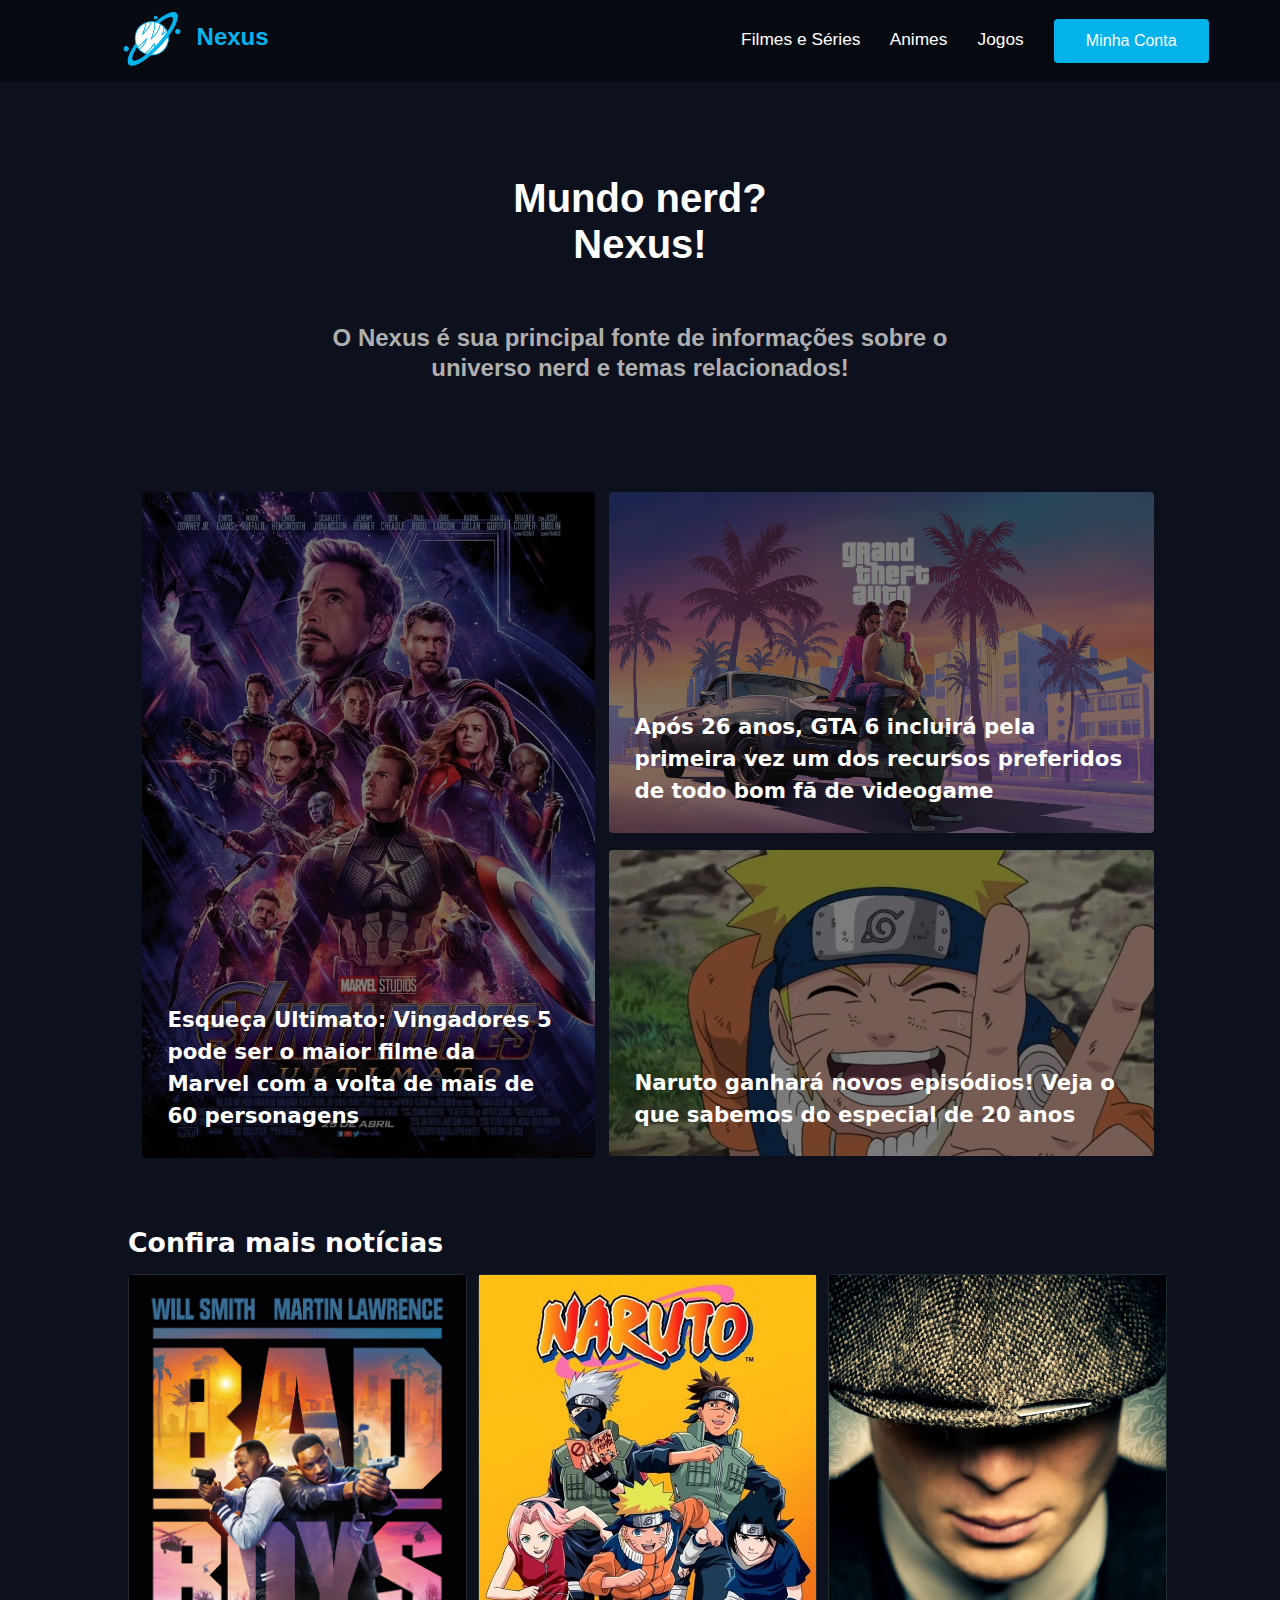
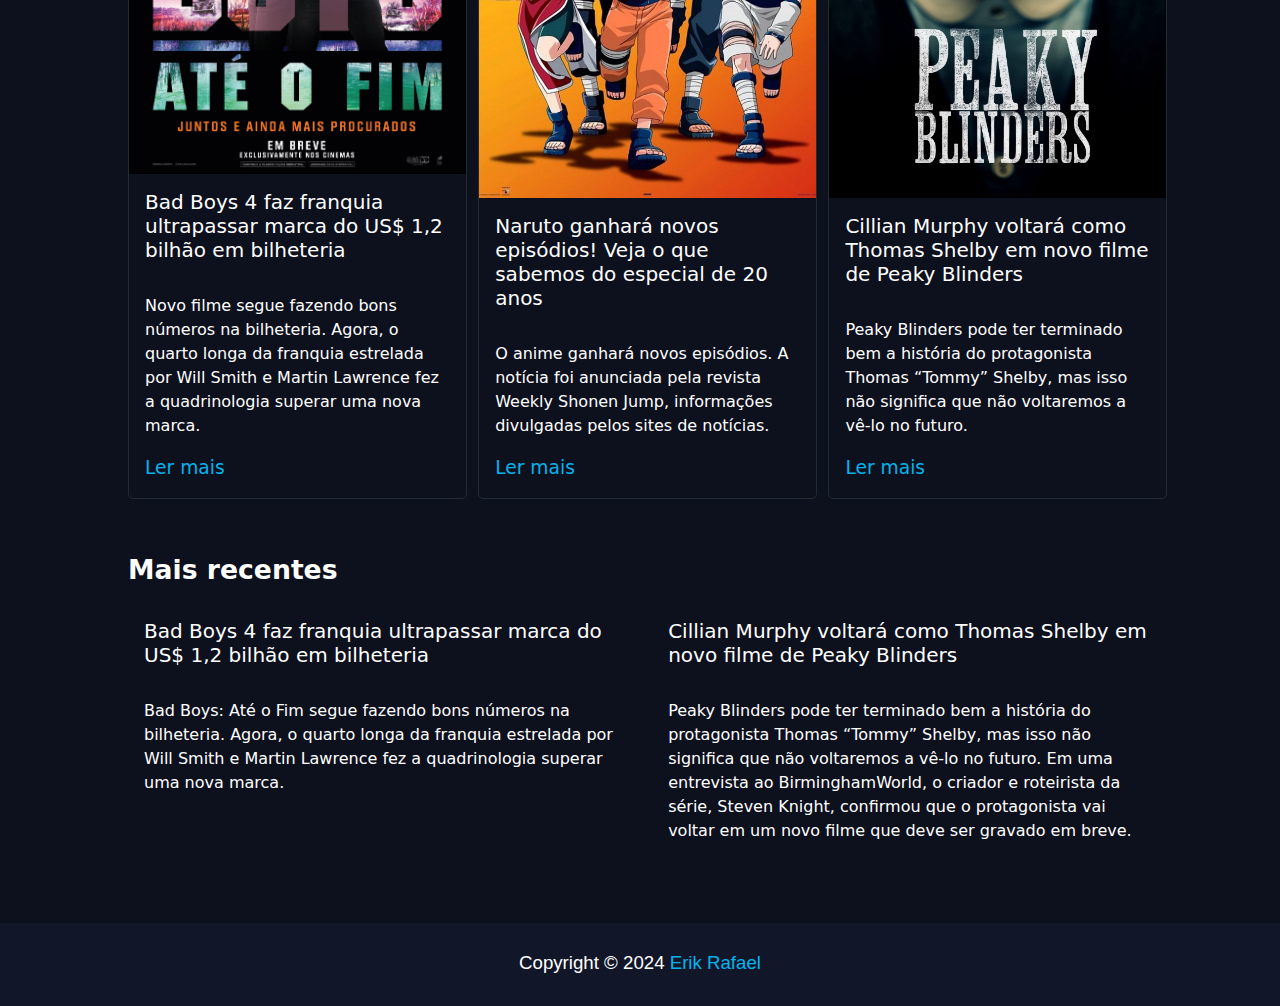
<file: index.html>
<!DOCTYPE html>
<html lang="pt-br">

<head>
    <meta charset="UTF-8">
    <meta name="viewport" content="width=device-width, initial-scale=1.0">
    <link href="https://cdn.jsdelivr.net/npm/bootstrap@5.3.3/dist/css/bootstrap.min.css" rel="stylesheet"
        integrity="sha384-QWTKZyjpPEjISv5WaRU9OFeRpok6YctnYmDr5pNlyT2bRjXh0JMhjY6hW+ALEwIH" crossorigin="anonymous">
    <link rel="stylesheet" href="https://cdn.jsdelivr.net/npm/bootstrap-icons@1.11.3/font/bootstrap-icons.min.css">
    <link rel="stylesheet" href="./styles/style.css">
    <link rel="stylesheet" href="./styles/responsive.css">
    <link rel="shortcut icon" href="./assets/logoICON.ico" type="image/x-icon">
    <title>Nexus | Início</title>
</head>

<body>
    <section class="section1">
        <header>
            <div class="nav-desktop">
                <nav>
                    <a href="./index.html"><img src="./assets/logo.png" alt="" class="logo">
                        <span class="name">Nexus</span></a>

                    <a href="./pages/filmes.html" id="link1">Filmes e Séries</a>
                    <a href="./pages/animes.html">Animes</a>
                    <a href="./pages/jogos.html">Jogos</a>
                    <a href="./pages/minhaconta.html"><button class="btn">Minha Conta</button></a>
                </nav>
            </div>

            <div class="mobile">
                <div class="mobile2">
                    <a href="./index.html"><img src="./assets/logo.png" alt="" class="logoMobile"></a>
                    <span class="nameMobile">Nexus</span>
                
                <div class="btn-abir-menu" id="btn-menu">
                    <i class="bi bi-list"></i>
                </div>
                </div>
                <div class="menu-mobile" id="menu-mobile">
                    <div class="btn-fechar">
                        <i class="bi bi-x-lg"></i>
                    </div>

                    <nav>
                        <ul>
                            <li><a href="./index.html">Início</a></li>
                            <li><a href="./pages/filmes.html">Filmes e Séries</a></li>
                            <li><a href="./pages/animes.html">Animes</a></li>
                            <li><a href="./pages/jogos.html">Jogos</a></li>
                            <a href="./pages/minhaconta.html"><button class="btn">Minha Conta</button></a>
                        </ul>
                    </nav>
                </div>
            </div>
        </header>
    </section>

    <section class="section2">
        <div class="apresentacao">
            <p>Mundo nerd?</p>
            <p>Nexus!</p>
            <p id="txt1">O Nexus é sua principal fonte de informações sobre o universo nerd e temas relacionados!</p>
        </div>
    </section>

    <section class="section3">
        <div class="noticias">
            <div id="card1">
                <img src="./assets/filmeIMG2.jpg" alt="..." class="img">
                <span id="titleCard1">Esqueça Ultimato: Vingadores 5 pode ser o maior filme da Marvel com a volta de
                    mais de 60 personagens</span>
            </div>

            <div id="card2">
                <img src="./assets/jogoIMG.jpg" alt="..." class="img">
                <span id="titleCard2">Após 26 anos, GTA 6 incluirá pela primeira vez um dos recursos preferidos de todo
                    bom fã de videogame</span>
            </div>

            <div id="card3">
                <img src="./assets/i.webp" alt="..." class="img">
                <span id="titleCard3">Naruto ganhará novos episódios! Veja o que sabemos do especial de 20 anos</span>
            </div>
        </div>

    </section>

    <section class="section4">
        <span id="title1">Confira mais notícias</span>
        <div class="maisnoticias">
            <div class="card" id="Ncard1">
                <img src="./assets/filmeIMG1.jpg" class="Nimg" alt="...">
                <div class="card-body">
                    <h5 class="card-title">Bad Boys 4 faz franquia ultrapassar marca do US$ 1,2 bilhão em bilheteria
                    </h5>
                    <br>
                    <p class="card-text">Novo filme segue fazendo bons números na bilheteria. Agora, o quarto longa da
                        franquia estrelada por Will Smith e Martin Lawrence fez a quadrinologia superar uma nova marca.
                    </p>
                    <a href="./pages/pageNoticia1.html" class="link">Ler mais</a>
                </div>
            </div>

            <div class="card" id="Ncard2">
                <img src="./assets/animeIMG1.jpg" class="Nimg" alt="...">
                <div class="card-body">
                    <h5 class="card-title">Naruto ganhará novos episódios! Veja o que sabemos do especial de 20 anos
                    </h5>
                    <br>
                    <p class="card-text">O anime ganhará novos episódios. A notícia foi anunciada pela revista Weekly
                        Shonen Jump, informações divulgadas pelos sites de notícias.</p>
                    <a href="./pages/pageNoticia2.html" class="link">Ler mais</a>
                </div>
            </div>

            <div class="card" id="Ncard3">
                <img src="./assets/serieIMG1.jpg" class="Nimg" alt="...">
                <div class="card-body">
                    <h5 class="card-title">Cillian Murphy voltará como Thomas Shelby em novo filme de Peaky Blinders
                    </h5>
                    <br>
                    <p class="card-text">Peaky Blinders pode ter terminado bem a história do protagonista Thomas “Tommy”
                        Shelby, mas isso não significa que não voltaremos a vê-lo no futuro. </p>
                    <a href="./pages/pageNoticia3.html" class="link">Ler mais</a>
                </div>
            </div>
        </div>

        <span id="title1">Mais recentes</span>
        <div class="fimnoticias">
            <div class="card" id="Fcard1">
                <div class="card-body">
                    <a href="./pages/pageNoticia1.html" class="link-Fcard">
                        <h5 class="card-title">Bad Boys 4 faz franquia ultrapassar marca do US$ 1,2 bilhão em bilheteria
                        </h5>
                    </a>
                    <br>
                    <p class="card-text">Bad Boys: Até o Fim segue fazendo bons números na bilheteria. Agora, o quarto
                        longa da franquia estrelada por Will Smith e Martin Lawrence fez a quadrinologia superar uma
                        nova marca.</p>
                </div>
            </div>
            <div class="card" id="Fcard2">
                <div class="card-body">
                    <a href="./pages/pageNoticia3.html" class="link-Fcard">
                        <h5 class="card-title">Cillian Murphy voltará como Thomas Shelby em novo filme de Peaky Blinders
                        </h5>
                    </a>
                    <br>
                    <p class="card-text">Peaky Blinders pode ter terminado bem a história do protagonista Thomas “Tommy”
                        Shelby, mas isso não significa que não voltaremos a vê-lo no futuro. Em uma entrevista ao
                        BirminghamWorld, o criador e roteirista da série, Steven Knight, confirmou que o protagonista
                        vai voltar em um novo filme que deve ser gravado em breve.</p>
                </div>
            </div>
        </div>
    </section>

    <footer>
        <p>Copyright &copy; 2024 <a href="https://erikrafael03.github.io/Portfolio-2.0/">Erik Rafael</a> </p>
    </footer>

    <script src="./script/script.js"></script>
    <script src="https://cdn.jsdelivr.net/npm/bootstrap@5.3.3/dist/js/bootstrap.bundle.min.js"
        integrity="sha384-YvpcrYf0tY3lHB60NNkmXc5s9fDVZLESaAA55NDzOxhy9GkcIdslK1eN7N6jIeHz"
        crossorigin="anonymous"></script>
</body>

</html>
</file>
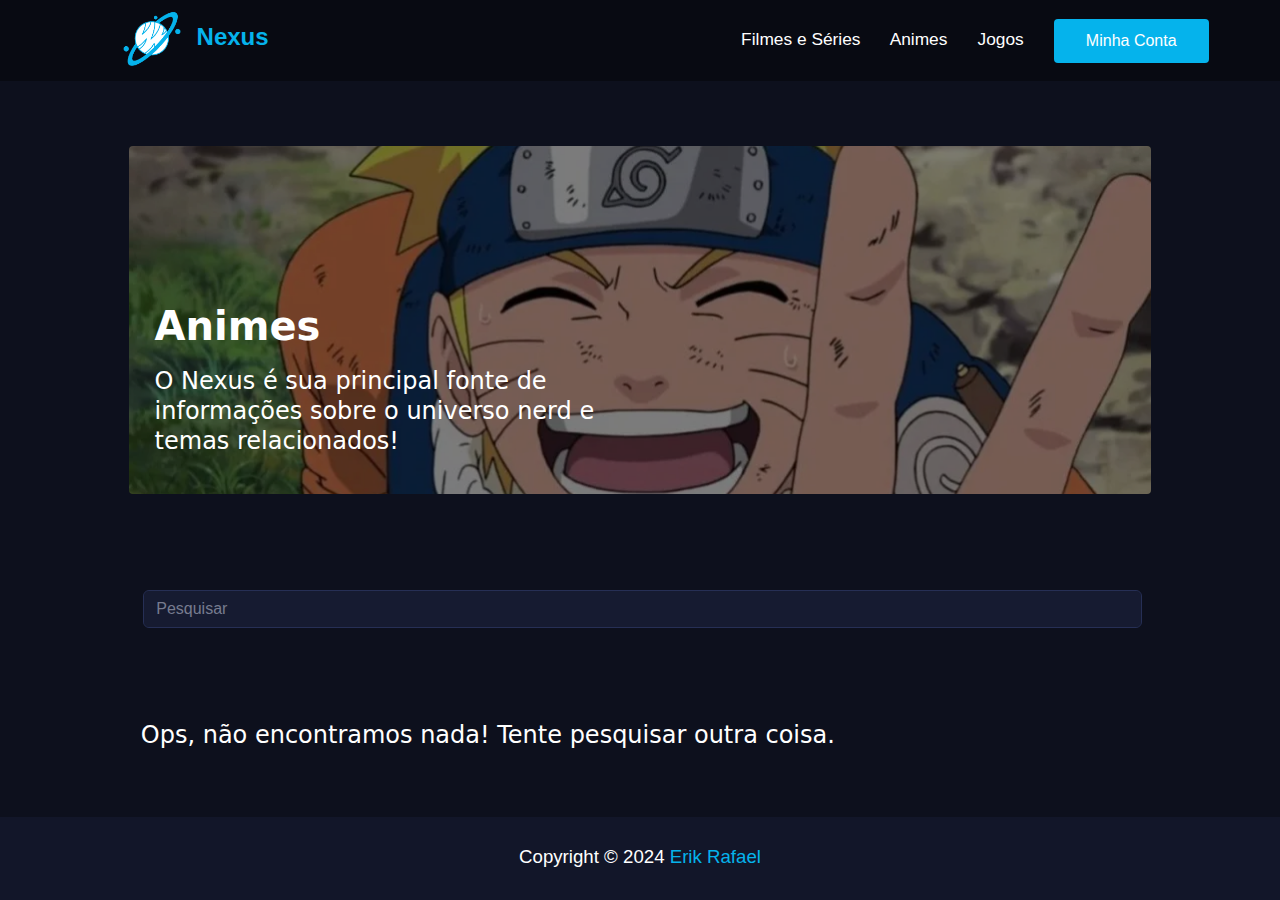
<file: pages/animes.html>
<!DOCTYPE html>
<html lang="pt-br">

<head>
    <meta charset="UTF-8">
    <meta name="viewport" content="width=device-width, initial-scale=1.0">
    <link href="https://cdn.jsdelivr.net/npm/bootstrap@5.3.3/dist/css/bootstrap.min.css" rel="stylesheet"
        integrity="sha384-QWTKZyjpPEjISv5WaRU9OFeRpok6YctnYmDr5pNlyT2bRjXh0JMhjY6hW+ALEwIH" crossorigin="anonymous">
    <link rel="stylesheet" href="https://cdn.jsdelivr.net/npm/bootstrap-icons@1.11.3/font/bootstrap-icons.min.css">

    <link rel="shortcut icon" href="../assets/logoICON.ico" type="image/x-icon">
    <link rel="stylesheet" href="../styles/style.css">
    <link rel="stylesheet" href="../styles/pages.css">
    <link rel="stylesheet" href="../styles/responsive.css">

    <title>Nexus | Animes</title>
</head>

<body>
    <section class="section1">
        <header>
            <div class="nav-desktop">
                <nav>
                    <a href="../index.html"><img src="../assets/logo.png" alt="" class="logo">
                        <span class="name">Nexus</span></a>

                    <a href="./filmes.html" id="link1">Filmes e Séries</a>
                    <a href="./animes.html">Animes</a>
                    <a href="./jogos.html">Jogos</a>
                    <a href="./minhaconta.html"><button class="btn">Minha Conta</button></a>
                </nav>
            </div>

            <div class="mobile">
                <div class="mobile2">
                    <a href="../index.html"><img src="../assets/logo.png" alt="" class="logoMobile"></a>
                    <span class="nameMobile">Nexus</span>
                
                <div class="btn-abir-menu" id="btn-menu">
                    <i class="bi bi-list"></i>
                </div>
                </div>
                <div class="menu-mobile" id="menu-mobile">
                    <div class="btn-fechar">
                        <i class="bi bi-x-lg"></i>
                    </div>

                    <nav>
                        <ul>
                            <li><a href="../index.html">Início</a></li>
                            <li><a href="./filmes.html">Filmes e Séries</a></li>
                            <li><a href="./animes.html">Animes</a></li>
                            <li><a href="./jogos.html">Jogos</a></li>
                            <a href="./minhaconta.html"><button class="btn">Minha Conta</button></a>
                        </ul>
                    </nav>
                </div>
            </div>
        </header>
    </section>

    <section class="inicio">
        <div id="cardInicio">
            <img src="../assets/i.webp" alt="..." class="imgs">
            <p id="title">Animes</p>
            <p id="subtitle">O Nexus é sua principal fonte de informações sobre o universo nerd e temas relacionados!
            </p>
        </div>

    </section>

    <section class="conteudo">
        <div class="pesquisa">
            <input class="form-control me-2" id="barra-pesquisa" type="search" placeholder="Pesquisar"
                aria-label="Search">
        </div>
        <p>Ops, não encontramos nada! Tente pesquisar outra coisa.</p>
    </section>
    <footer>
        <p>Copyright &copy; 2024 <a href="https://erikrafael03.github.io/Portfolio1.0/">Erik Rafael</a> </p>
    </footer>
    <script src="https://cdn.jsdelivr.net/npm/bootstrap@5.3.3/dist/js/bootstrap.bundle.min.js"
        integrity="sha384-YvpcrYf0tY3lHB60NNkmXc5s9fDVZLESaAA55NDzOxhy9GkcIdslK1eN7N6jIeHz"
        crossorigin="anonymous"></script>
    <script src="../script/script.js"></script>
</body>

</html>
</file>
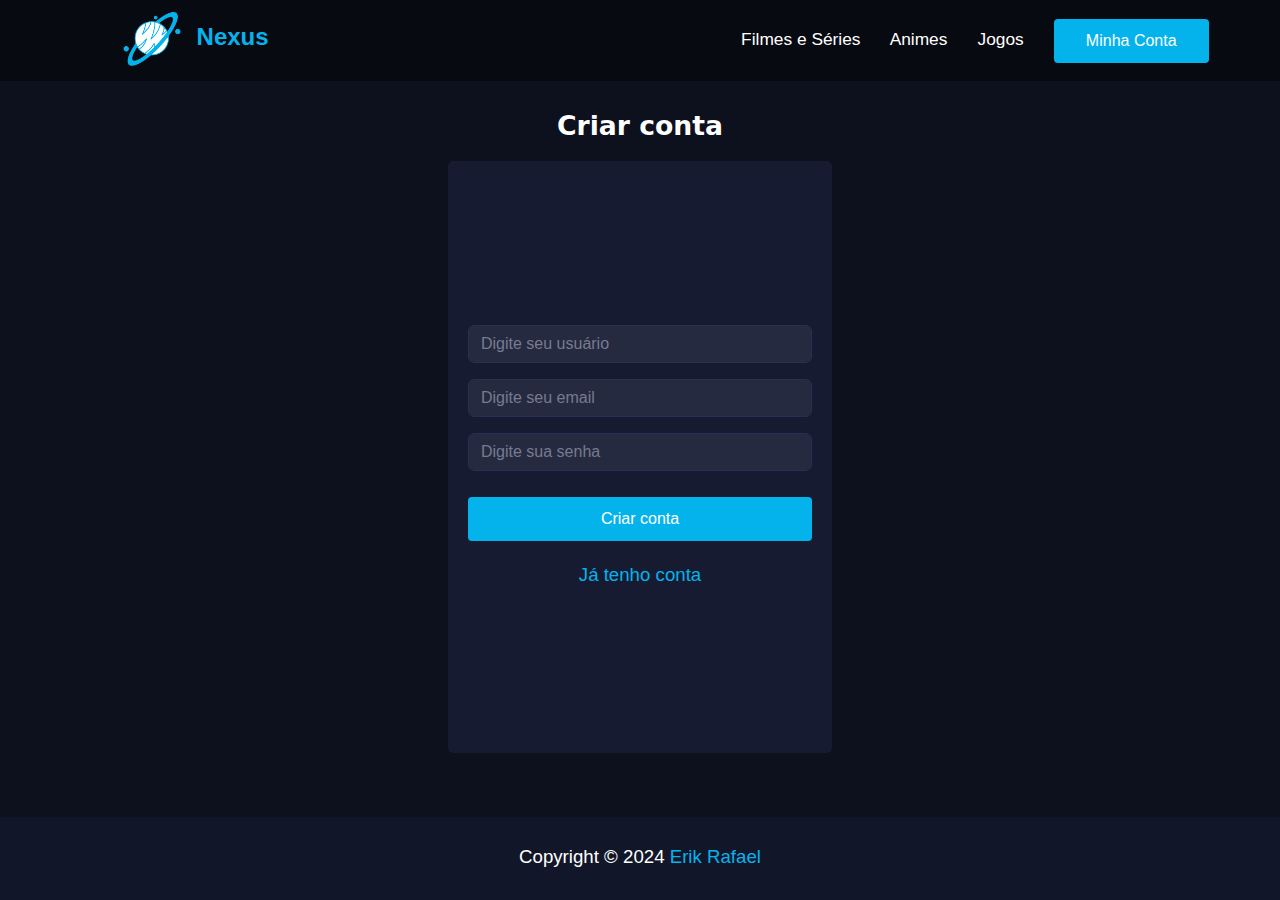
<file: pages/criarconta.html>
<!DOCTYPE html>
<html lang="pt-br">

<head>
    <meta charset="UTF-8">
    <meta name="viewport" content="width=device-width, initial-scale=1.0">
    <link href="https://cdn.jsdelivr.net/npm/bootstrap@5.3.3/dist/css/bootstrap.min.css" rel="stylesheet"
        integrity="sha384-QWTKZyjpPEjISv5WaRU9OFeRpok6YctnYmDr5pNlyT2bRjXh0JMhjY6hW+ALEwIH" crossorigin="anonymous">
    <link rel="stylesheet" href="https://cdn.jsdelivr.net/npm/bootstrap-icons@1.11.3/font/bootstrap-icons.min.css">

    <link rel="shortcut icon" href="../assets/logoICON.ico" type="image/x-icon">
    <link rel="stylesheet" href="../styles/style.css">
    <link rel="stylesheet" href="../styles/pages.css">
    <link rel="stylesheet" href="../styles/responsive.css">

    <title>Nexus | Minha Conta</title>
</head>

<body>
    <section class="section1">
        <header>
            <div class="nav-desktop">
                <nav>
                    <a href="../index.html"><img src="../assets/logo.png" alt="" class="logo">
                        <span class="name">Nexus</span></a>

                    <a href="./filmes.html" id="link1">Filmes e Séries</a>
                    <a href="./animes.html">Animes</a>
                    <a href="./jogos.html">Jogos</a>
                    <a href="./minhaconta.html"><button class="btn">Minha Conta</button></a>
                </nav>
            </div>

            <div class="mobile">
                <div class="mobile2">
                    <a href="../index.html"><img src="../assets/logo.png" alt="" class="logoMobile"></a>
                    <span class="nameMobile">Nexus</span>

                    <div class="btn-abir-menu" id="btn-menu">
                        <i class="bi bi-list"></i>
                    </div>
                </div>
                <div class="menu-mobile" id="menu-mobile">
                    <div class="btn-fechar">
                        <i class="bi bi-x-lg"></i>
                    </div>

                    <nav>
                        <ul>
                            <li><a href="../index.html">Início</a></li>
                            <li><a href="./filmes.html">Filmes e Séries</a></li>
                            <li><a href="./animes.html">Animes</a></li>
                            <li><a href="./jogos.html">Jogos</a></li>
                            <a href="./minhaconta.html"><button class="btn">Minha Conta</button></a>
                        </ul>
                    </nav>
                </div>
            </div>
        </header>
    </section>

    <section class="inicio">
        <p class="titleConta">Criar conta</p>
        <form class="form">
            <div class="mb-3">
                <input type="email" class="form-control" id="exampleInputEmail1" placeholder="Digite seu usuário"
                    aria-describedby="emailHelp">
            </div>
            <div class="mb-3">
                <input type="email" class="form-control" id="exampleInputEmail1" placeholder="Digite seu email"
                    aria-describedby="emailHelp">
            </div>
            <div class="mb-3">
                <input type="password" class="form-control" placeholder="Digite sua senha" id="exampleInputPassword1">
            </div>
            <button type="submit" class="btn btn-primary">Criar conta</button>
            <a href="./minhaconta.html">Já tenho conta</a>
        </form>

    </section>

    <footer>
        <p>Copyright &copy; 2024 <a href="https://erikrafael03.github.io/Portfolio1.0/">Erik Rafael</a> </p>
    </footer>
    <script src="https://cdn.jsdelivr.net/npm/bootstrap@5.3.3/dist/js/bootstrap.bundle.min.js"
        integrity="sha384-YvpcrYf0tY3lHB60NNkmXc5s9fDVZLESaAA55NDzOxhy9GkcIdslK1eN7N6jIeHz"
        crossorigin="anonymous"></script>
    <script src="../script/script.js"></script>
</body>

</html>
</file>
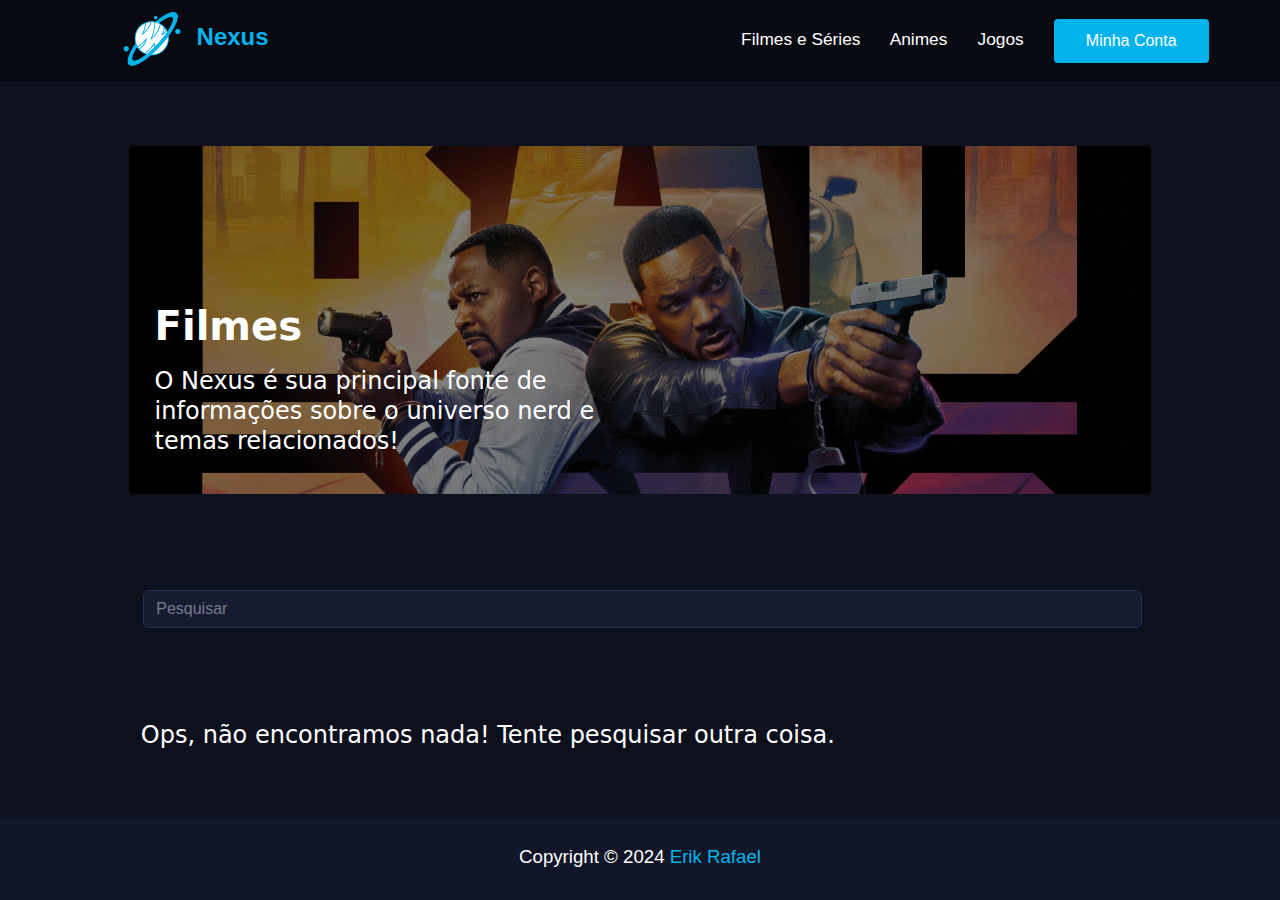
<file: pages/filmes.html>
<!DOCTYPE html>
<html lang="pt-br">
<head>
    <meta charset="UTF-8">
    <meta name="viewport" content="width=device-width, initial-scale=1.0">
    <link href="https://cdn.jsdelivr.net/npm/bootstrap@5.3.3/dist/css/bootstrap.min.css" rel="stylesheet"
        integrity="sha384-QWTKZyjpPEjISv5WaRU9OFeRpok6YctnYmDr5pNlyT2bRjXh0JMhjY6hW+ALEwIH" crossorigin="anonymous">
    <link rel="stylesheet" href="https://cdn.jsdelivr.net/npm/bootstrap-icons@1.11.3/font/bootstrap-icons.min.css">
    <link rel="shortcut icon" href="../assets/logoICON.ico" type="image/x-icon">
    <link rel="stylesheet" href="../styles/style.css">
    <link rel="stylesheet" href="../styles/pages.css">
    <link rel="stylesheet" href="../styles/responsive.css">

    <title>Nexus | Filmes e Séries</title>
</head>
<body>
    <section class="section1">
        <header>
            <div class="nav-desktop">
                <nav>
                    <a href="../index.html"><img src="../assets/logo.png" alt="" class="logo">
                    <span class="name">Nexus</span></a>

                    <a href="./filmes.html" id="link1">Filmes e Séries</a>
                    <a href="./animes.html">Animes</a>
                    <a href="./jogos.html">Jogos</a>
                    <a href="./minhaconta.html"><button class="btn">Minha Conta</button></a>
                </nav>
            </div>

            <div class="mobile">
                <div class="mobile2">
                    <a href="../index.html"><img src="../assets/logo.png" alt="" class="logoMobile"></a>
                    <span class="nameMobile">Nexus</span>
                
                <div class="btn-abir-menu" id="btn-menu">
                    <i class="bi bi-list"></i>
                </div>
                </div>
                <div class="menu-mobile" id="menu-mobile">
                    <div class="btn-fechar">
                        <i class="bi bi-x-lg"></i>
                    </div>

                    <nav>
                        <ul>
                            <li><a href="../index.html">Início</a></li>
                            <li><a href="./filmes.html">Filmes e Séries</a></li>
                            <li><a href="./animes.html">Animes</a></li>
                            <li><a href="./jogos.html">Jogos</a></li>
                            <a href="./minhaconta.html"><button class="btn">Minha Conta</button></a>
                        </ul>
                    </nav>
                </div>
            </div>
        </header>
    </section>
    
    <section class="inicio">
        <div id="cardInicio">
            <img src="../assets/filmeIMG3.jpg" alt="..." class="imgs">
            <p id="title">Filmes</p>
            <p id="subtitle">O Nexus é sua principal fonte de informações sobre o universo nerd e temas relacionados!
            </p>
        </div>

    </section>

    <section class="conteudo">
    <div class="pesquisa">
        <input class="form-control me-2" id="barra-pesquisa" type="search" placeholder="Pesquisar" aria-label="Search">
    </div>
    <p>Ops, não encontramos nada! Tente pesquisar outra coisa.</p>
    </section>
    <footer>
        <p>Copyright &copy; 2024 <a href="https://erikrafael03.github.io/Portfolio1.0/">Erik Rafael</a> </p>
    </footer>

    <script src="https://cdn.jsdelivr.net/npm/bootstrap@5.3.3/dist/js/bootstrap.bundle.min.js"
        integrity="sha384-YvpcrYf0tY3lHB60NNkmXc5s9fDVZLESaAA55NDzOxhy9GkcIdslK1eN7N6jIeHz"
        crossorigin="anonymous"></script>
    <script src="../script/script.js"></script>
</body>
</html>
</file>
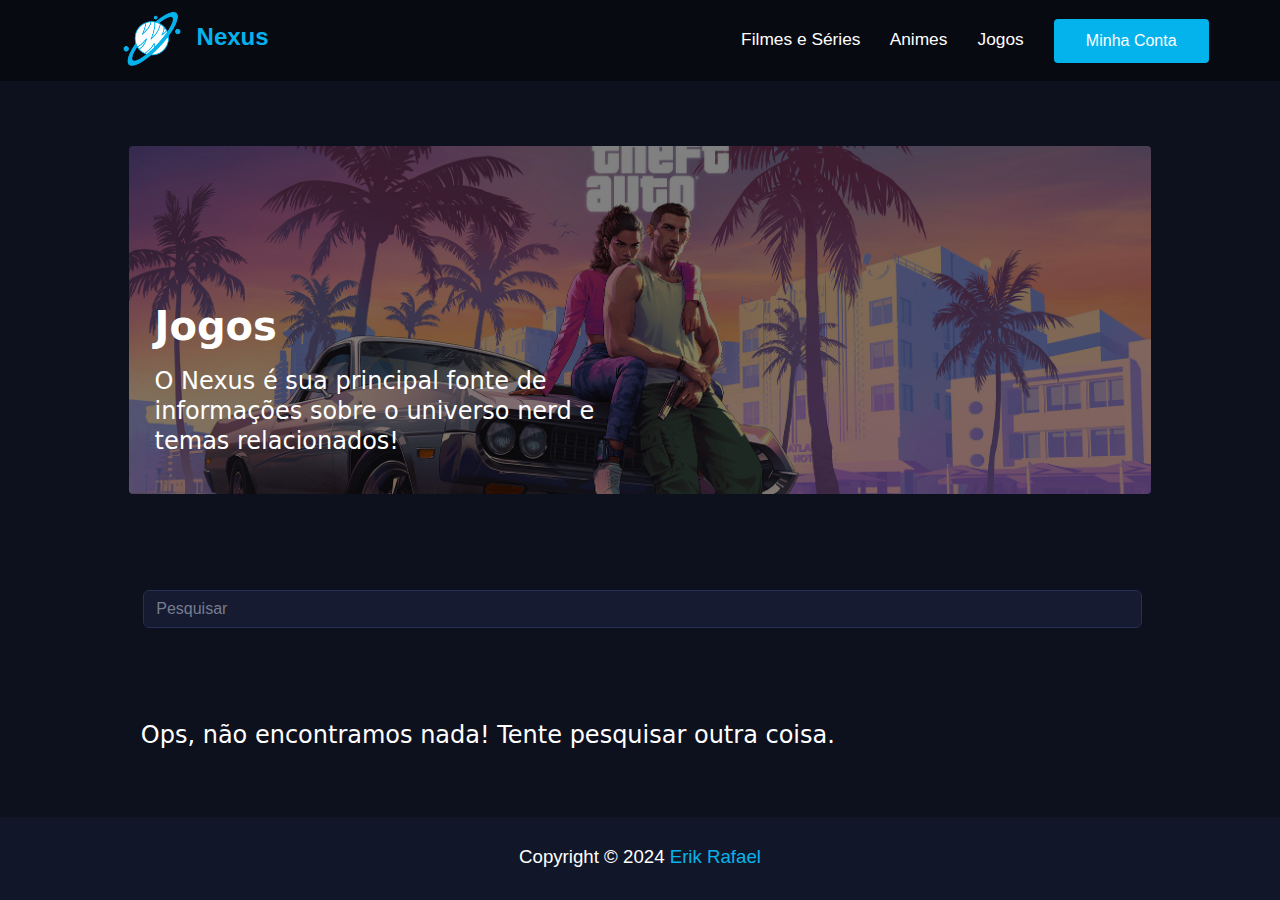
<file: pages/jogos.html>
<!DOCTYPE html>
<html lang="pt-br">

<head>
    <meta charset="UTF-8">
    <meta name="viewport" content="width=device-width, initial-scale=1.0">
    <link href="https://cdn.jsdelivr.net/npm/bootstrap@5.3.3/dist/css/bootstrap.min.css" rel="stylesheet"
        integrity="sha384-QWTKZyjpPEjISv5WaRU9OFeRpok6YctnYmDr5pNlyT2bRjXh0JMhjY6hW+ALEwIH" crossorigin="anonymous">
    <link rel="stylesheet" href="https://cdn.jsdelivr.net/npm/bootstrap-icons@1.11.3/font/bootstrap-icons.min.css">

    <link rel="shortcut icon" href="../assets/logoICON.ico" type="image/x-icon">
    <link rel="stylesheet" href="../styles/style.css">
    <link rel="stylesheet" href="../styles/pages.css">
    <link rel="stylesheet" href="../styles/responsive.css">

    <title>Nexus | Jogos</title>
</head>

<body>
    <section class="section1">
        <header>
            <div class="nav-desktop">
                <nav>
                    <a href="../index.html"><img src="../assets/logo.png" alt="" class="logo">
                        <span class="name">Nexus</span></a>

                    <a href="./filmes.html" id="link1">Filmes e Séries</a>
                    <a href="./animes.html">Animes</a>
                    <a href="./jogos.html">Jogos</a>
                    <a href="./minhaconta.html"><button class="btn">Minha Conta</button></a>
                </nav>
            </div>

            <div class="mobile">
                <div class="mobile2">
                    <a href="../index.html"><img src="../assets/logo.png" alt="" class="logoMobile"></a>
                    <span class="nameMobile">Nexus</span>

                    <div class="btn-abir-menu" id="btn-menu">
                        <i class="bi bi-list"></i>
                    </div>
                </div>
                <div class="menu-mobile" id="menu-mobile">
                    <div class="btn-fechar">
                        <i class="bi bi-x-lg"></i>
                    </div>

                    <nav>
                        <ul>
                            <li><a href="../index.html">Início</a></li>
                            <li><a href="./filmes.html">Filmes e Séries</a></li>
                            <li><a href="./animes.html">Animes</a></li>
                            <li><a href="./jogos.html">Jogos</a></li>
                            <a href="./minhaconta.html"><button class="btn">Minha Conta</button></a>
                        </ul>
                    </nav>
                </div>
            </div>
        </header>
    </section>
    <section class="inicio">
        <div id="cardInicio">
            <img src="../assets/jogoIMG.jpg" alt="..." class="imgs">
            <p id="title">Jogos</p>
            <p id="subtitle">O Nexus é sua principal fonte de informações sobre o universo nerd e temas relacionados!
            </p>
        </div>

    </section>

    <section class="conteudo">
        <div class="pesquisa">
            <input class="form-control me-2" id="barra-pesquisa" type="search" placeholder="Pesquisar"
                aria-label="Search">
        </div>
        <p>Ops, não encontramos nada! Tente pesquisar outra coisa.</p>
    </section>
    <footer>
        <p>Copyright &copy; 2024 <a href="https://erikrafael03.github.io/Portfolio1.0/">Erik Rafael</a> </p>
    </footer>
    <script src="https://cdn.jsdelivr.net/npm/bootstrap@5.3.3/dist/js/bootstrap.bundle.min.js"
        integrity="sha384-YvpcrYf0tY3lHB60NNkmXc5s9fDVZLESaAA55NDzOxhy9GkcIdslK1eN7N6jIeHz"
        crossorigin="anonymous"></script>
    <script src="../script/script.js"></script>
</body>

</html>
</file>
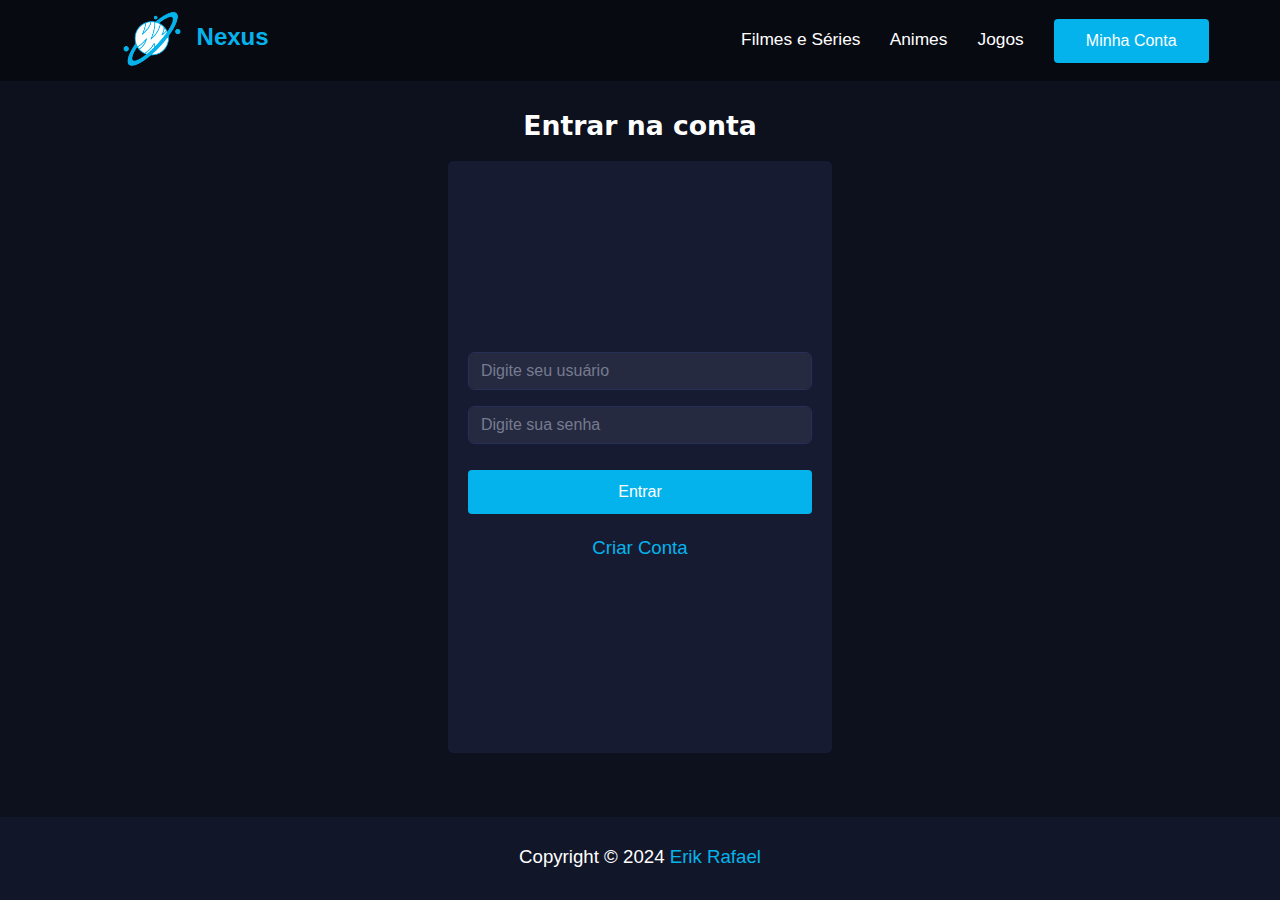
<file: pages/minhaconta.html>
<!DOCTYPE html>
<html lang="pt-br">

<head>
    <meta charset="UTF-8">
    <meta name="viewport" content="width=device-width, initial-scale=1.0">
    <link href="https://cdn.jsdelivr.net/npm/bootstrap@5.3.3/dist/css/bootstrap.min.css" rel="stylesheet"
        integrity="sha384-QWTKZyjpPEjISv5WaRU9OFeRpok6YctnYmDr5pNlyT2bRjXh0JMhjY6hW+ALEwIH" crossorigin="anonymous">
    <link rel="stylesheet" href="https://cdn.jsdelivr.net/npm/bootstrap-icons@1.11.3/font/bootstrap-icons.min.css">

    <link rel="shortcut icon" href="../assets/logoICON.ico" type="image/x-icon">
    <link rel="stylesheet" href="../styles/style.css">
    <link rel="stylesheet" href="../styles/pages.css">
    <link rel="stylesheet" href="../styles/responsive.css">

    <title>Nexus | Minha Conta</title>
</head>

<body>
    <section class="section1">
        <header>
            <div class="nav-desktop">
                <nav>
                    <a href="../index.html"><img src="../assets/logo.png" alt="" class="logo">
                        <span class="name">Nexus</span></a>

                    <a href="./filmes.html" id="link1">Filmes e Séries</a>
                    <a href="./animes.html">Animes</a>
                    <a href="./jogos.html">Jogos</a>
                    <a href="./minhaconta.html"><button class="btn">Minha Conta</button></a>
                </nav>
            </div>

            <div class="mobile">
                <div class="mobile2">
                    <a href="../index.html"><img src="../assets/logo.png" alt="" class="logoMobile"></a>
                    <span class="nameMobile">Nexus</span>

                    <div class="btn-abir-menu" id="btn-menu">
                        <i class="bi bi-list"></i>
                    </div>
                </div>
                <div class="menu-mobile" id="menu-mobile">
                    <div class="btn-fechar">
                        <i class="bi bi-x-lg"></i>
                    </div>

                    <nav>
                        <ul>
                            <li><a href="../index.html">Início</a></li>
                            <li><a href="./filmes.html">Filmes e Séries</a></li>
                            <li><a href="./animes.html">Animes</a></li>
                            <li><a href="./jogos.html">Jogos</a></li>
                            <a href="./minhaconta.html"><button class="btn">Minha Conta</button></a>
                        </ul>
                    </nav>
                </div>
            </div>
        </header>
    </section>

    <section class="inicio">
        <p class="titleConta">Entrar na conta</p>
        <form class="form">
            <div class="mb-3">
                <input type="email" class="form-control" id="exampleInputEmail1" placeholder="Digite seu usuário"
                    aria-describedby="emailHelp">
            </div>
            <div class="mb-3">
                <input type="password" class="form-control" placeholder="Digite sua senha" id="exampleInputPassword1">
            </div>
            <button type="submit" class="btn btn-primary">Entrar</button>
            <a href="./criarconta.html">Criar Conta</a>
        </form>

    </section>

    <footer>
        <p>Copyright &copy; 2024 <a href="https://erikrafael03.github.io/Portfolio1.0/">Erik Rafael</a> </p>
    </footer>
    <script src="https://cdn.jsdelivr.net/npm/bootstrap@5.3.3/dist/js/bootstrap.bundle.min.js"
        integrity="sha384-YvpcrYf0tY3lHB60NNkmXc5s9fDVZLESaAA55NDzOxhy9GkcIdslK1eN7N6jIeHz"
        crossorigin="anonymous"></script>
    <script src="../script/script.js"></script>
</body>

</html>
</file>
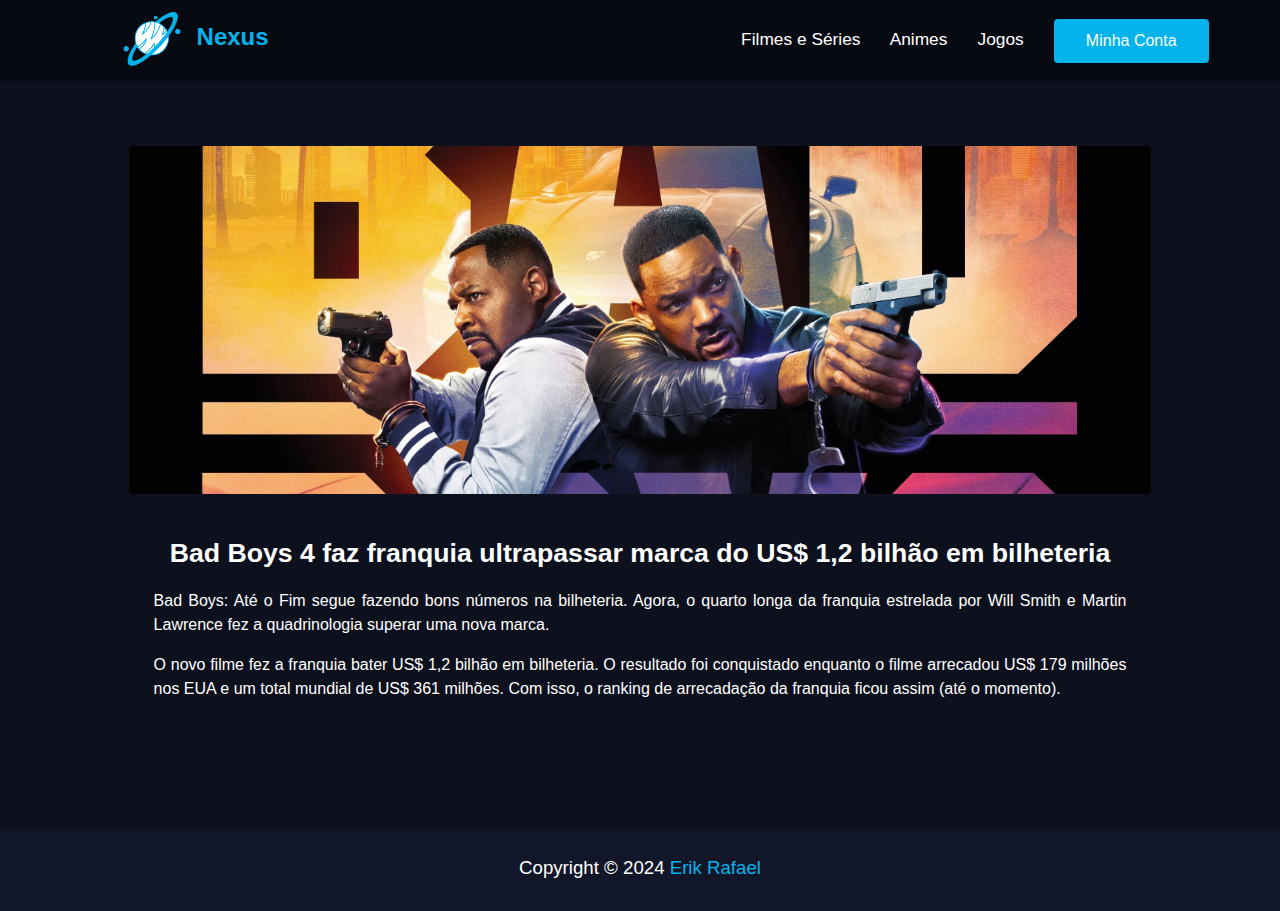
<file: pages/pageNoticia1.html>
<!DOCTYPE html>
<html lang="pt-br">

<head>
    <meta charset="UTF-8">
    <meta name="viewport" content="width=device-width, initial-scale=1.0">
    <link href="https://cdn.jsdelivr.net/npm/bootstrap@5.3.3/dist/css/bootstrap.min.css" rel="stylesheet"
        integrity="sha384-QWTKZyjpPEjISv5WaRU9OFeRpok6YctnYmDr5pNlyT2bRjXh0JMhjY6hW+ALEwIH" crossorigin="anonymous">
    <link rel="stylesheet" href="https://cdn.jsdelivr.net/npm/bootstrap-icons@1.11.3/font/bootstrap-icons.min.css">

    <link rel="shortcut icon" href="../assets/logoICON.ico" type="image/x-icon">
    <link rel="stylesheet" href="../styles/style.css">
    <link rel="stylesheet" href="../styles/pages.css">
    <link rel="stylesheet" href="../styles/responsive.css">

    <title>Nexus | Notícias</title>
</head>

<body>
    <section class="section1">
        <header>
            <div class="nav-desktop">
                <nav>
                    <a href="../index.html"><img src="../assets/logo.png" alt="" class="logo">
                        <span class="name">Nexus</span></a>

                    <a href="./filmes.html" id="link1">Filmes e Séries</a>
                    <a href="./animes.html">Animes</a>
                    <a href="./jogos.html">Jogos</a>
                    <a href="./minhaconta.html"><button class="btn">Minha Conta</button></a>
                </nav>
            </div>

            <div class="mobile">
                <div class="mobile2">
                    <a href="../index.html"><img src="../assets/logo.png" alt="" class="logoMobile"></a>
                    <span class="nameMobile">Nexus</span>

                    <div class="btn-abir-menu" id="btn-menu">
                        <i class="bi bi-list"></i>
                    </div>
                </div>
                <div class="menu-mobile" id="menu-mobile">
                    <div class="btn-fechar">
                        <i class="bi bi-x-lg"></i>
                    </div>

                    <nav>
                        <ul>
                            <li><a href="../index.html">Início</a></li>
                            <li><a href="./filmes.html">Filmes e Séries</a></li>
                            <li><a href="./animes.html">Animes</a></li>
                            <li><a href="./jogos.html">Jogos</a></li>
                            <a href="./minhaconta.html"><button class="btn">Minha Conta</button></a>
                        </ul>
                    </nav>
                </div>
            </div>
        </header>
    </section>
    <section class="inicio">
        <div id="cardInicio">
            <img src="../assets/filmeIMG3.jpg" alt="..." class="imgNoticias">
            </p>
        </div>

    </section>

    <section class="conteudoNoticia">
        <p class="TitleNoticia">Bad Boys 4 faz franquia ultrapassar marca do US$ 1,2 bilhão em bilheteria</p>

        <div class="txtNoticia">
            <p>Bad Boys: Até o Fim segue fazendo bons números na bilheteria. Agora, o quarto longa da franquia
                estrelada por Will Smith e Martin Lawrence fez a quadrinologia superar uma nova marca.
            </p>
            <p>O novo filme fez a franquia bater US$ 1,2 bilhão em bilheteria. O resultado foi conquistado enquanto
                o filme arrecadou US$ 179 milhões nos EUA e um total mundial de US$ 361 milhões. Com isso, o ranking
                de arrecadação da franquia ficou assim (até o momento).
            </p>
        </div>
    </section>
    <footer>
        <p>Copyright &copy; 2024 <a href="https://erikrafael03.github.io/Portfolio1.0/">Erik Rafael</a> </p>
    </footer>
    <script src="https://cdn.jsdelivr.net/npm/bootstrap@5.3.3/dist/js/bootstrap.bundle.min.js"
        integrity="sha384-YvpcrYf0tY3lHB60NNkmXc5s9fDVZLESaAA55NDzOxhy9GkcIdslK1eN7N6jIeHz"
        crossorigin="anonymous"></script>
    <script src="../script/script.js"></script>

</body>

</html>
</file>
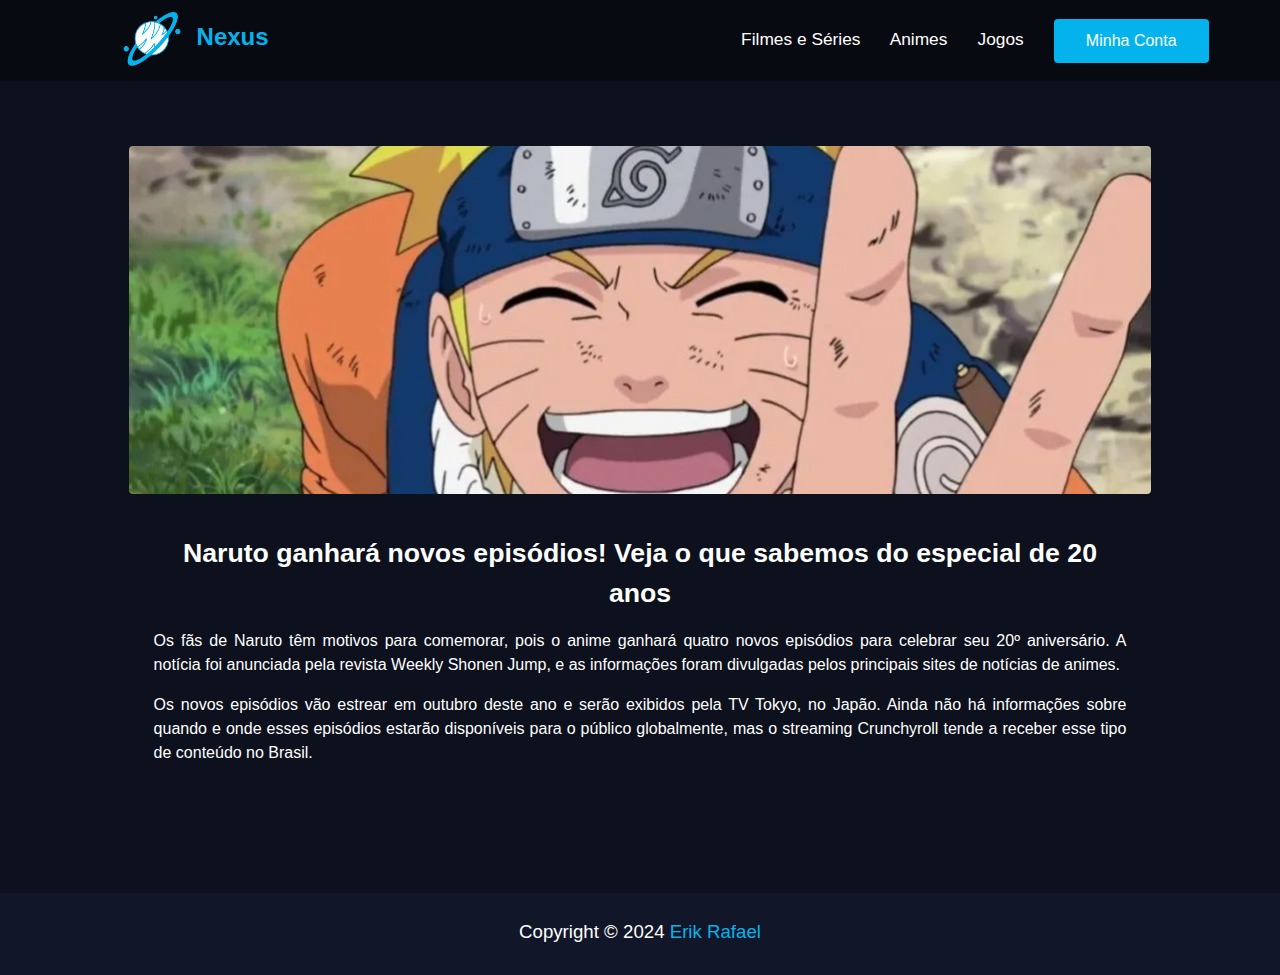
<file: pages/pageNoticia2.html>
<!DOCTYPE html>
<html lang="pt-br">

<head>
    <meta charset="UTF-8">
    <meta name="viewport" content="width=device-width, initial-scale=1.0">
    <link href="https://cdn.jsdelivr.net/npm/bootstrap@5.3.3/dist/css/bootstrap.min.css" rel="stylesheet"
        integrity="sha384-QWTKZyjpPEjISv5WaRU9OFeRpok6YctnYmDr5pNlyT2bRjXh0JMhjY6hW+ALEwIH" crossorigin="anonymous">
    <link rel="stylesheet" href="https://cdn.jsdelivr.net/npm/bootstrap-icons@1.11.3/font/bootstrap-icons.min.css">

    <link rel="shortcut icon" href="../assets/logoICON.ico" type="image/x-icon">
    <link rel="stylesheet" href="../styles/style.css">
    <link rel="stylesheet" href="../styles/pages.css">
    <link rel="stylesheet" href="../styles/responsive.css">

    <title>Nexus | Notícias</title>
</head>

<body>
    <section class="section1">
        <header>
            <div class="nav-desktop">
                <nav>
                    <a href="../index.html"><img src="../assets/logo.png" alt="" class="logo">
                        <span class="name">Nexus</span></a>

                    <a href="./filmes.html" id="link1">Filmes e Séries</a>
                    <a href="./animes.html">Animes</a>
                    <a href="./jogos.html">Jogos</a>
                    <a href="./minhaconta.html"><button class="btn">Minha Conta</button></a>
                </nav>
            </div>

            <div class="mobile">
                <div class="mobile2">
                    <a href="../index.html"><img src="../assets/logo.png" alt="" class="logoMobile"></a>
                    <span class="nameMobile">Nexus</span>

                    <div class="btn-abir-menu" id="btn-menu">
                        <i class="bi bi-list"></i>
                    </div>
                </div>
                <div class="menu-mobile" id="menu-mobile">
                    <div class="btn-fechar">
                        <i class="bi bi-x-lg"></i>
                    </div>

                    <nav>
                        <ul>
                            <li><a href="../index.html">Início</a></li>
                            <li><a href="./filmes.html">Filmes e Séries</a></li>
                            <li><a href="./animes.html">Animes</a></li>
                            <li><a href="./jogos.html">Jogos</a></li>
                            <a href="./minhaconta.html"><button class="btn">Minha Conta</button></a>
                        </ul>
                    </nav>
                </div>
            </div>
        </header>
    </section>
    <section class="inicio">
        <div id="cardInicio">
            <img src="../assets/i.webp" alt="..." class="imgNoticias">
            </p>
        </div>

    </section>

    <section class="conteudoNoticia">
        <p class="TitleNoticia">Naruto ganhará novos episódios! Veja o que sabemos do especial de 20 anos</p>

        <div class="txtNoticia">
            <p>Os fãs de Naruto têm motivos para comemorar, pois o anime ganhará quatro novos episódios para celebrar
                seu 20º aniversário. A notícia foi anunciada pela revista Weekly Shonen Jump, e as informações foram
                divulgadas pelos principais sites de notícias de animes.
            </p>
            <p>Os novos episódios vão estrear em outubro deste ano e serão exibidos pela TV Tokyo, no Japão. Ainda
                não há informações sobre quando e onde esses episódios estarão disponíveis para o público globalmente,
                mas o streaming Crunchyroll tende a receber esse tipo de conteúdo no Brasil.
            </p>
        </div>
    </section>
    <footer>
        <p>Copyright &copy; 2024 <a href="https://erikrafael03.github.io/Portfolio1.0/">Erik Rafael</a> </p>
    </footer>
    <script src="https://cdn.jsdelivr.net/npm/bootstrap@5.3.3/dist/js/bootstrap.bundle.min.js"
        integrity="sha384-YvpcrYf0tY3lHB60NNkmXc5s9fDVZLESaAA55NDzOxhy9GkcIdslK1eN7N6jIeHz"
        crossorigin="anonymous"></script>
    <script src="../script/script.js"></script>

</body>

</html>
</file>
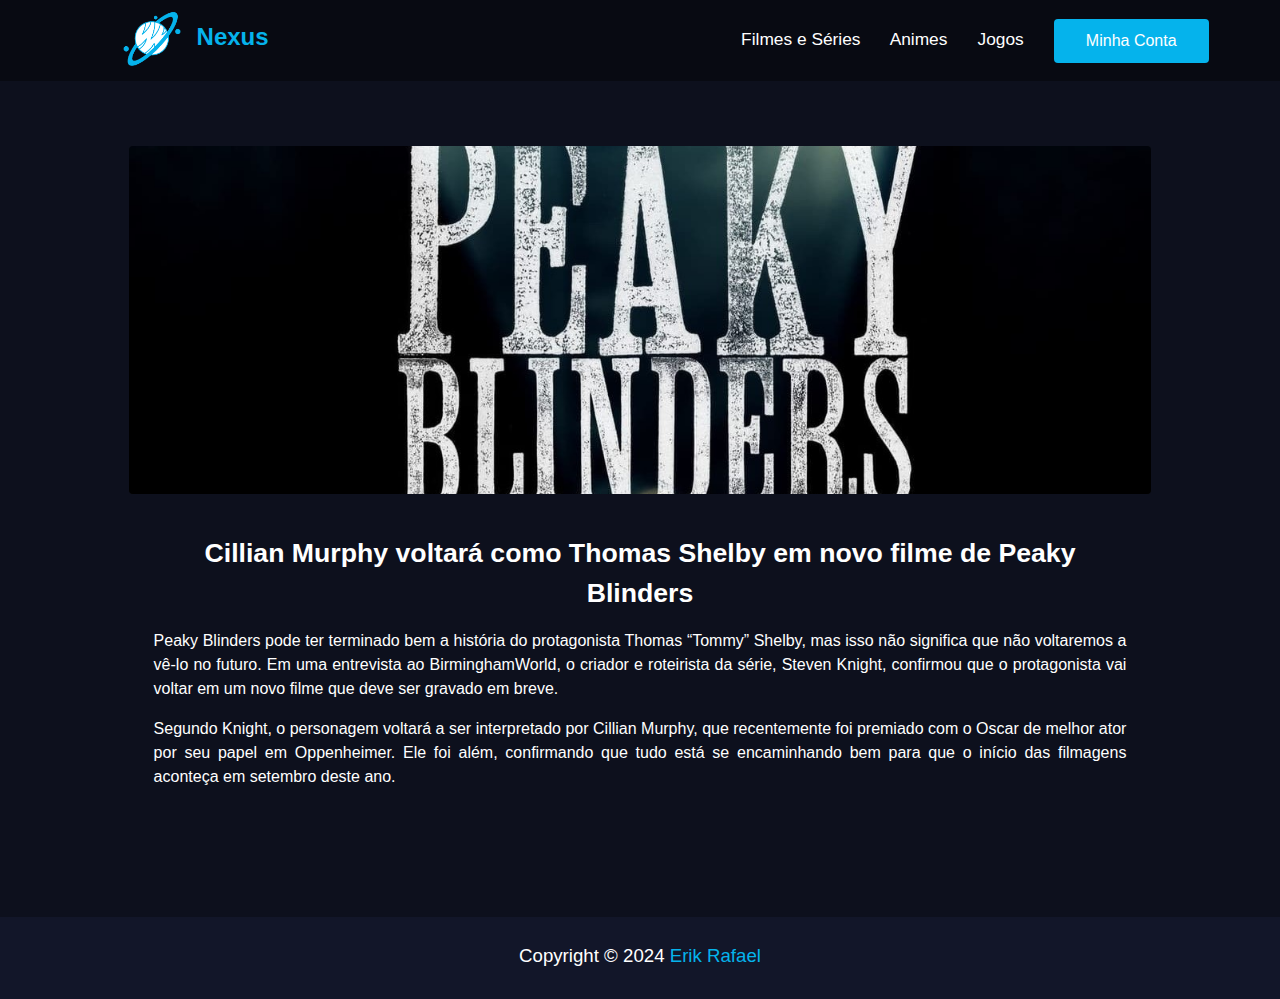
<file: pages/pageNoticia3.html>
<!DOCTYPE html>
<html lang="pt-br">

<head>
    <meta charset="UTF-8">
    <meta name="viewport" content="width=device-width, initial-scale=1.0">
    <link href="https://cdn.jsdelivr.net/npm/bootstrap@5.3.3/dist/css/bootstrap.min.css" rel="stylesheet"
        integrity="sha384-QWTKZyjpPEjISv5WaRU9OFeRpok6YctnYmDr5pNlyT2bRjXh0JMhjY6hW+ALEwIH" crossorigin="anonymous">
    <link rel="stylesheet" href="https://cdn.jsdelivr.net/npm/bootstrap-icons@1.11.3/font/bootstrap-icons.min.css">

    <link rel="shortcut icon" href="../assets/logoICON.ico" type="image/x-icon">
    <link rel="stylesheet" href="../styles/style.css">
    <link rel="stylesheet" href="../styles/pages.css">
    <link rel="stylesheet" href="../styles/responsive.css">

    <title>Nexus | Notícias</title>
</head>

<body>
    <section class="section1">
        <header>
            <div class="nav-desktop">
                <nav>
                    <a href="../index.html"><img src="../assets/logo.png" alt="" class="logo">
                        <span class="name">Nexus</span></a>

                    <a href="./filmes.html" id="link1">Filmes e Séries</a>
                    <a href="./animes.html">Animes</a>
                    <a href="./jogos.html">Jogos</a>
                    <a href="./minhaconta.html"><button class="btn">Minha Conta</button></a>
                </nav>
            </div>

            <div class="mobile">
                <div class="mobile2">
                    <a href="../index.html"><img src="../assets/logo.png" alt="" class="logoMobile"></a>
                    <span class="nameMobile">Nexus</span>

                    <div class="btn-abir-menu" id="btn-menu">
                        <i class="bi bi-list"></i>
                    </div>
                </div>
                <div class="menu-mobile" id="menu-mobile">
                    <div class="btn-fechar">
                        <i class="bi bi-x-lg"></i>
                    </div>

                    <nav>
                        <ul>
                            <li><a href="../index.html">Início</a></li>
                            <li><a href="./filmes.html">Filmes e Séries</a></li>
                            <li><a href="./animes.html">Animes</a></li>
                            <li><a href="./jogos.html">Jogos</a></li>
                            <a href="./minhaconta.html"><button class="btn">Minha Conta</button></a>
                        </ul>
                    </nav>
                </div>
            </div>
        </header>
    </section>
    <section class="inicio">
        <div id="cardInicio">
            <img src="../assets//serieIMG2.jpg" alt="..." class="imgNoticias">
            </p>
        </div>

    </section>

    <section class="conteudoNoticia">
        <p class="TitleNoticia">Cillian Murphy voltará como Thomas Shelby em novo filme de Peaky Blinders</p>

        <div class="txtNoticia">
            <p>Peaky Blinders pode ter terminado bem a história do protagonista Thomas “Tommy” Shelby,
                mas isso não significa que não voltaremos a vê-lo no futuro. Em uma entrevista ao
                BirminghamWorld, o criador e roteirista da série, Steven Knight, confirmou que o
                protagonista vai voltar em um novo filme que deve ser gravado em breve.
            </p>
            <p>Segundo Knight, o personagem voltará a ser interpretado por Cillian Murphy, que recentemente
                foi premiado com o Oscar de melhor ator por seu papel em Oppenheimer. Ele foi além,
                confirmando que tudo está se encaminhando bem para que o início das filmagens aconteça em
                setembro deste ano.
            </p>
        </div>
    </section>
    <footer>
        <p>Copyright &copy; 2024 <a href="https://erikrafael03.github.io/Portfolio1.0/">Erik Rafael</a> </p>
    </footer>
    <script src="https://cdn.jsdelivr.net/npm/bootstrap@5.3.3/dist/js/bootstrap.bundle.min.js"
        integrity="sha384-YvpcrYf0tY3lHB60NNkmXc5s9fDVZLESaAA55NDzOxhy9GkcIdslK1eN7N6jIeHz"
        crossorigin="anonymous"></script>
    <script src="../script/script.js"></script>

</body>

</html>
</file>
<file: styles/style.css>
* {
    margin: 0;
    padding: 0;
    box-sizing: border-box;
}

::-webkit-scrollbar {
    width: 5px;
    background-color: #0d101d;
}

::-webkit-scrollbar-thumb {
    background-color: #05b3ec;
    border-radius: 10px;
}

body {
    background-color: #0d101d;
    display: flex;
    flex-direction: column;
    min-height: 100vh;
}

/* ----------MENU DESKTOP----------- */
nav {
    font-family: Arial, Helvetica, sans-serif;
}

.nav-desktop nav {
    background-color: #0000005b;
    font-family: Arial, Helvetica, sans-serif;
    font-size: 13pt;
    padding: 8px;
    transition: 1.2s;
}

.nav-desktop nav a {
    color: white;
    text-decoration: none;
    margin-right: 2%;
}

.nav-desktop nav a:hover {
    color: #05b3ec;
}

#link1 {
    margin-left: 35%;
}

.logo {
    width: 70px;
    margin-left: 9%;
    padding-right: 10px;
    margin-bottom: 5px;
}

.name {
    font-size: 18pt;
    color: #05b3ec;
    margin-top: 10%;
    font-weight: 600;
    transform: translateY(-50%);
}

.btn {
    background-color: #05b3ec;
    /* Cor de fundo */
    color: white;
    /* Cor do texto */
    border: none;
    /* Sem borda */
    padding: 10px 32px;
    /* Espaçamento interno */
    text-align: center;
    /* Centraliza o texto */
    text-decoration: none;
    /* Remove sublinhado */
    display: inline-block;
    /* Display inline */
    font-size: 16px;
    /* Tamanho da fonte */
    margin-right: 2%;
    /* Margem */
    cursor: pointer;
    /* Muda cursor para pointer */
    border-radius: 4px;
    /* Bordas arredondadas */
    transition: background-color 0.3s, transform 0.3s;
    /* Transição suave */
}

/* Estilo Hover (Quando o cursor está sobre o botão) */
.btn:hover {
    background-color: #1084aa;
    /* Muda cor de fundo */
}

/* Estilo Active (Quando o botão é clicado) */
.btn:active {
    background-color: #044653;
    /* Muda cor de fundo */
    /* transform: translateY(2px); Efeito de pressionar */
}

/* ----------MENU DESKTOP----------- */

/* Menu MOBILE */
.mobile {
    background-color: #0000005b;
    padding: 15px;
    display: none;
}
.logoMobile {
    width: 70px;
    margin-left: 5%;
    margin-top: -1%;
}

.nameMobile {
    font-size: 18pt;
    color: #05b3ec;
    margin-top: 5%;
    margin-left: 2%;
    font-weight: 600;
}

.btn-abir-menu {
    margin-right: 20px;
    text-align: right;
    margin-top: -70px;
}

.btn-abir-menu i {
    color: #05b3ec;
    font-size: 40px;
    cursor: pointer;
}

.menu-mobile {
    background-color: #121629;
    height: 100vh;
    position: fixed;
    top: 0;
    right: 0;
    z-index: 9999999;
    width: 0%;
    overflow: hidden;
    transition: 0.2s;
}

.menu-mobile.abrir-menu {
    width: 60%;
}

.menu-mobile .btn-fechar {
    padding: 20px 5%;
}

.menu-mobile .btn-fechar i {
    color: #05b3ec;
    font-size: 30px;
    cursor: pointer;
}

.menu-mobile nav ul {
    text-align: right;
    list-style-type: none;
}

.menu-mobile nav ul li a {
    color: #ffffff;
    font-size: 14pt;
    padding: 10px 8%;
    font-weight: 200;
    display: block;
    text-decoration: none;
}

.menu-mobile nav ul li a:hover {
    background-color: #05b3ec
}

/* Menu MOBILE */

/* ----------APRESENTAÇÃO----------- */
.apresentacao {
    color: white;
    font-family: Arial, Helvetica, sans-serif;
    text-align: center;
    margin-top: 8%;
    font-size: 30pt;
    line-height: 30px;
    font-weight: bold;
}

#txt1 {
    font-size: 18pt;
    margin-left: 25%;
    margin-right: 25%;
    margin-top: 5%;
    color: #afafaf;
}

/* ----------APRESENTAÇÃO----------- */
.noticias {
    display: flex;
    margin-left: 11%;
    margin-bottom: 5%;
}

#titleCard1 {
    font-size: 16pt;
    color: #ffffff;
    font-weight: 600;
    position: absolute;
    margin-left: 2%;
    margin-bottom: 2%;
    margin-right: 56%;
    margin-top: -10%;
    z-index: 2;
}

#titleCard2 {
    font-size: 16pt;
    color: #ffffff;
    font-weight: 600;
    position: absolute;
    margin-left: 2%;
    margin-bottom: 2%;
    margin-top: -8%;
    margin-right: 12%;
    z-index: 2;
}

#titleCard3 {
    font-size: 16pt;
    color: #ffffff;
    font-weight: 600;
    position: absolute;
    margin-left: 2%;
    margin-bottom: 2%;
    margin-top: -8%;
    margin-right: 12%;
    z-index: 2;
}

.img {
    width: 100%;
    height: 100%;
    object-fit: cover;
    filter: brightness(0.5);
    /* reduz a luminosidade em 50% */
    z-index: 1;
}

#card1 {
    width: 40%;
    /* height: 80%; */
    background-color: #131313;
    margin-right: 1%;
    margin-top: 8%;
    border-radius: 5px;
    align-content: center;
    overflow: hidden;
    justify-content: left;
    align-items: end;
    border: solid 1px;
    border-color: #0d101d;
    transition: 1s;
    display: flex;
}

#card1:hover {
    border-color: #05b3ec;
    opacity: 1;
}

#card2 {
    width: 48%;
    height: 60%;
    background-color: #131313;
    margin-top: 8%;
    border-radius: 5px;
    align-content: center;
    overflow: hidden;
    border: solid 1px;
    border-color: #0d101d;
    transition: 1s;
    display: flex;
    align-items: end;
    justify-content: left;
}

#card2:hover {
    border-color: #05b3ec;
    opacity: 1;
}

#card3 {
    width: 48%;
    height: 100%;
    background-color: #131313;
    margin-top: 39.5%;
    margin-left: -48%;
    border-radius: 5px;
    align-content: center;
    overflow: hidden;
    border: solid 1px;
    border-color: #0d101d;
    transition: 1s;
    display: inline-flex;
    align-items: end;
    justify-content: left;
}

#card3:hover {
    border-color: #05b3ec;
    opacity: 1;
}

#title1 {
    font-size: 20pt;
    color: #ffffff;
    font-weight: 600;
    margin-left: 10%;
    margin-bottom: 5%;
}

.maisnoticias {
    display: flex;
    margin-left: 10%;
    margin-bottom: 4%;
}

#Ncard1,
#Ncard2,
#Ncard3 {
    width: 29.4%;
    margin-right: 1%;
    margin-top: 1%;
    background-color: #0d101d;
    color: white;
    border-color: #202c2e;
    border-radius: 5px;
}

.Nimg {
    width: 100%;
    height: 100%;
    object-fit: cover;
    /* filter: brightness(0.5); reduz a luminosidade em 50% */
    z-index: 1;
}

.link {
    color: #05b3ec;
    text-decoration: none;
    font-size: 14pt;
    /* padding: 0px, 50px, 10px 0px;
    margin-right: 20px;
    margin-bottom: 8px;
    margin-left: 10px;
    position: relative; */

}

.link:hover {
    color: #1a728f;
}

.fimnoticias {
    display: flex;
    margin-left: 10%;
    margin-bottom: 5%;
    margin-top: 1%;
}

#Fcard1,
#Fcard2 {
    margin-right: 0.5%;
    width: 45%;
    height: 82%;
    background-color: #0d101d;
    color: white;
    border: none;
}

.link-Fcard{
    text-decoration: none;
    color: #ffffff;
}
.link-Fcard:hover{
    color:#05b3ec;
}

footer {
    text-align: center;
    background-color: #121629;
    padding: 13px;
    text-align: center;
    bottom: 0;
    width: 100%;
}

footer p {
    color: white;
    font-family: Arial, Helvetica, sans-serif;
    font-size: 14pt;
    margin-top: 1%;
}

footer a {
    text-decoration: none;
    color: #05b3ec;
}
</file>
<file: styles/responsive.css>
@media screen and (max-width: 1275px) {
    #subtitle{ 
        margin-right: 35%;
    }
}
@media screen and (max-width: 1256px) {
   #link1{
    margin-left: 30%;
   }
}
@media screen and (max-width: 1130px) {
    #link1{
     margin-left: 28%;
    }
}
@media screen and (max-width: 1087px) {
    #link1{
     margin-left: 25%;
    }
}
@media screen and (max-width: 1030px) {
    #link1{
     margin-left: 20%;
    }
}
@media screen and (max-width: 950px) {
    .nav-desktop{
        display: none;
    }
    .mobile{
        display: block;
    }
    #link1{
     margin-left: 22%;
    }
    #txt1{
        margin-left: 20%;
        margin-right: 20%;
    }
    #titleCard1, #titleCard2, #titleCard3{
        font-size: 14pt;
        margin-right: 12%;
    }
    .noticias{
        flex-direction: column;
    }
    #card1{
        width: 85%;
        height: 20%;
        margin-left: 0%;

    }
    #card2{
        width: 85%;
        margin-top: 2%;
        margin-left: 0%;

    }
    #card3{
        width: 85%;
        margin-top: 2%;
        margin-left: 0%;
        margin-bottom: 5%;
    }
    .maisnoticias{
        flex-direction: column;
    }
    #Ncard1, #Ncard2, #Ncard3{
        width: 85%;
        margin-top: 2%;
        margin-bottom: 1%;
    }
    #Ncard3{
        margin-bottom: 4%; 
    }
    .fimnoticias{
        flex-direction: column;
    }
    #Fcard1, #Fcard2{
        margin-right: 0%;
        width: 85%;
        height: 70%;
        margin-bottom: 5%;
    }

    /* RESPONSIVE PAGES */
    #subtitle{ 
        font-size: 16pt;
        margin-right: 20%;
    }
    .conteudo p{
        font-size: 16pt;
    }
    /* RESPONSIVE PAGES */

    /* RESPONSIVE Conta */
    .form{
        width: 70%;
    }
    /* RESPONSIVE Conta */
}
@media screen and (max-width: 844px) {
    /* RESPONSIVE PAGES */
    #subtitle{ 
        font-size: 14pt;
        margin-right: 20%;
    }
    .apresentacao {
        font-size: 25pt;
    }
    #txt1 {
        font-size: 18pt;
    }
    /* RESPONSIVE PAGES */
}
</file>
<file: styles/pages.css>
body{
    display: flex;
    flex-direction: column;
    min-height: 100vh;
}
.inicio{
    display: flex;
    justify-content: center;
    flex: 1;
}
#cardInicio{
    width: 80%;
    height: 350px;
    background-color: #131313;
    margin-top: 5%;
    margin-bottom: 1%;
    border-radius: 5px;
    align-content: center;
    overflow: hidden;
    border: solid 1px;
    border-color: #0d101d;
    transition: 1s;
    display: inline-flex;
    /* align-items:end; */
    justify-content: left;
}
#title{
    font-size: 30pt;
    color: #ffffff;
    font-weight: 600;
    position: absolute;
    margin-left: 2%;
    margin-top: 150px;
    margin-right: 12%;
    z-index: 2;
}
#subtitle{
    font-size: 18pt;
    color: #ffffff;
    /* font-weight: 600; */
    position: absolute;
    margin-left: 2%;
    margin-bottom: 2%;
    margin-top: 220px;
    margin-right: 50%;
    z-index: 2;
    line-height: 30px;
}
.imgs{
    width: 100%;
    height: 100%;
    object-fit: cover;
    filter: brightness(0.5); /* reduz a luminosidade em 50% */
    z-index: 1;
}
.pesquisa{
    display: flex;
    justify-content: center;
    
}
#barra-pesquisa{
    width: 78%;
    margin-left: 1%;
    margin-bottom: 2%;
    margin-top: 5px;
    background-color: #161b31;
    color: #777b8f;
    border-color: #262f55;
}
#barra-pesquisa::placeholder {
    color: #777b8f;
    font-family: Arial, Helvetica, sans-serif;
}

.conteudo p{
    font-size: 18pt;
    margin-left: 11%;
    margin-bottom: 5%;
    margin-top: 5%;
    margin-right: 20%;
    color: #ffffff;
}
/* Style NOTICIAS */
.conteudoNoticia{
    text-align: center;
    font-family: Arial, Helvetica, sans-serif;
}
.imgNoticias{
    width: 100%;
    height: 100%;
    object-fit: cover;
    z-index: 1;
}
.TitleNoticia{
    font-size: 20pt;
    color: #ffffff;
    font-weight: 600;
    margin-top: 25px;
    margin-left: 12%;
    margin-right: 12%;
}
.txtNoticia{
    font-size: 12pt;
    color: #ffffff;
    text-align: justify;
    margin-left: 12%;
    margin-right: 12%;
    margin-bottom: 10%;
}
/* Style NOTICIAS */

/* Style Minha Conta */
.inicio1{
    display: flex;
    flex-direction: column;
    justify-content: center;
}
.titleConta{
    font-size: 20pt;
    color: #ffffff;
    font-weight: 600;
    position: absolute;
    margin-top: 25px;
}
.form{
    font-family: Arial, Helvetica, sans-serif;
    color: #ffffff;
    background-color: #161b31;
    padding: 20px 20px;
    margin-top: 80px;
    margin-bottom: 5%;
    border-radius: 5px;
    display: flex;
    flex-direction: column;
    justify-content: center;
    width: 30%;
    text-align: center;

}
.form button{
    background-color: #05b3ec;
    margin-top: 10px;
    width: 100%;
}
.form input{
    background-color: #252a41;
    border-color: #262f55;
    width: 100%;
}
.form input::placeholder {
    color: #777b8f;
    font-family: Arial, Helvetica, sans-serif;
}
.form a{
    margin-top: 20px;
    font-size:14pt;
    color: #05b3ec;
    text-decoration: none;
}
.form a:hover{
    color: #1689af;
}
/* Style Minha Conta */
</file>
